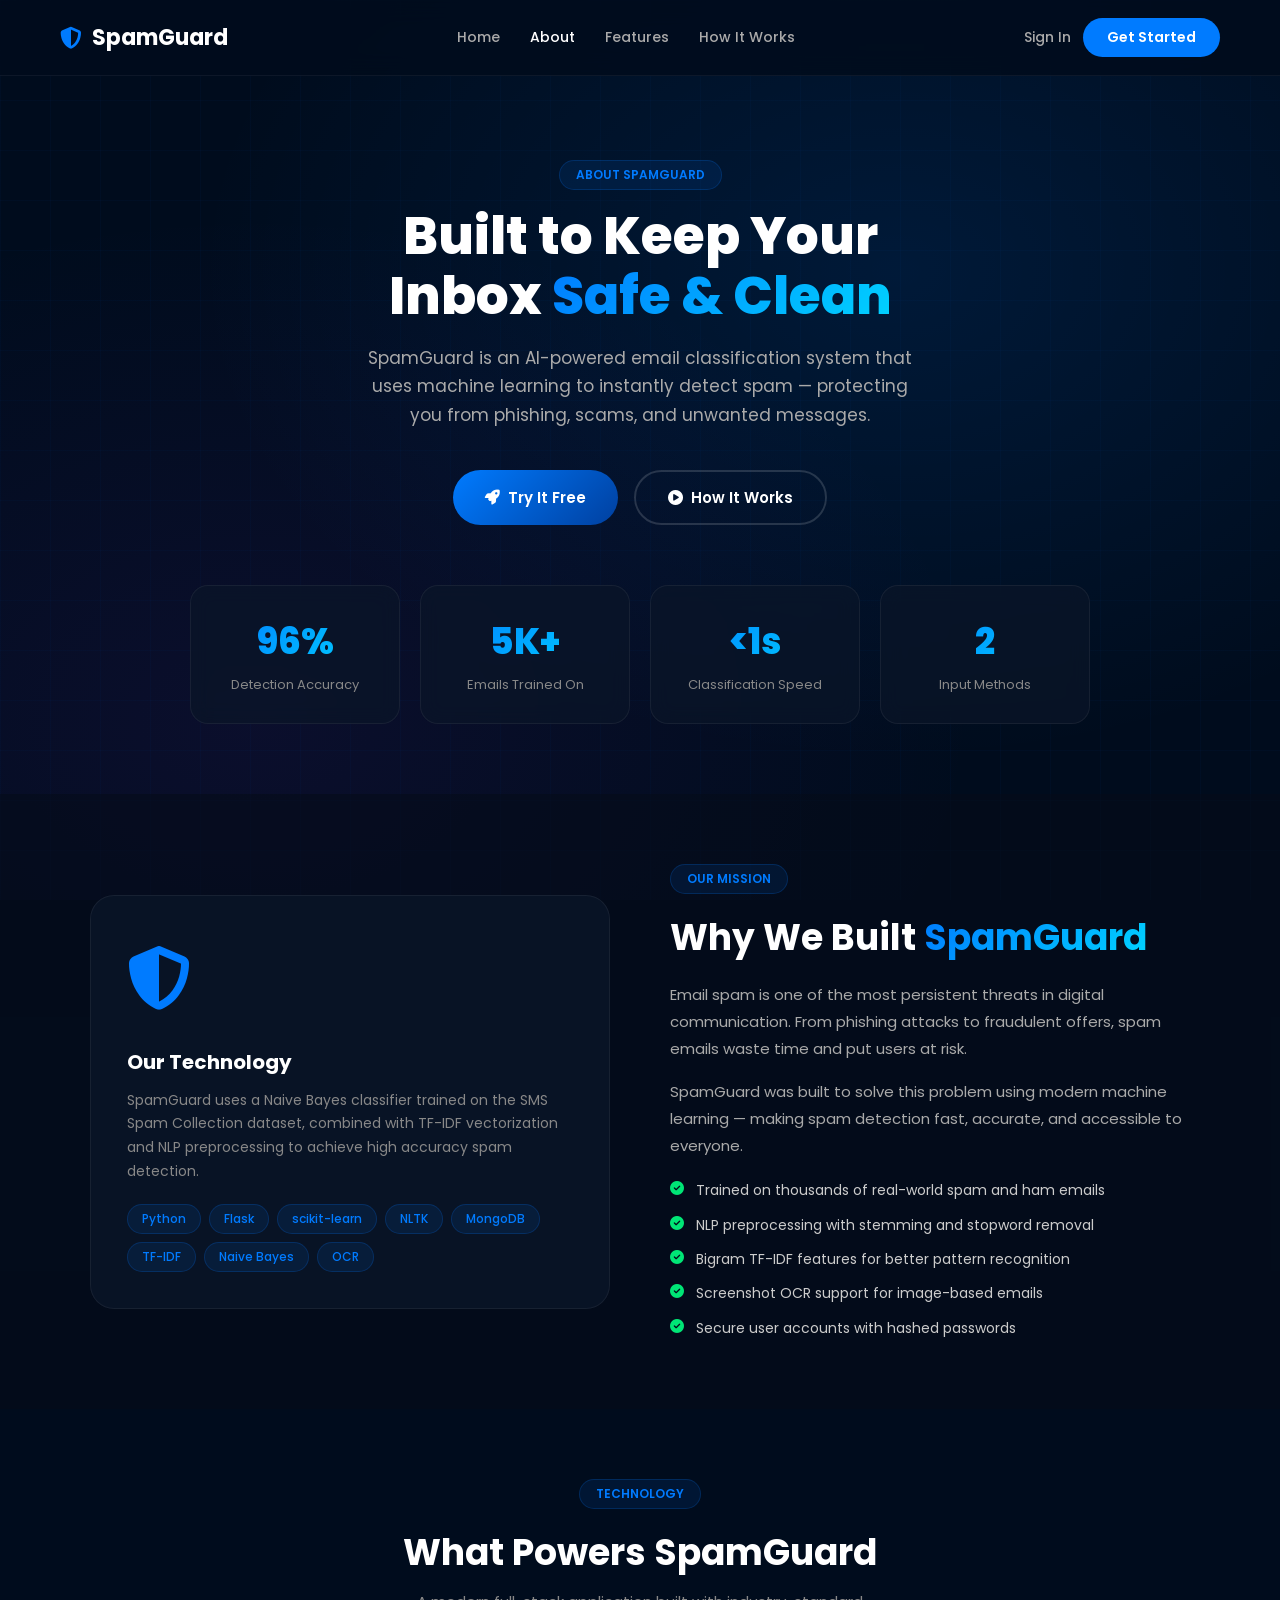
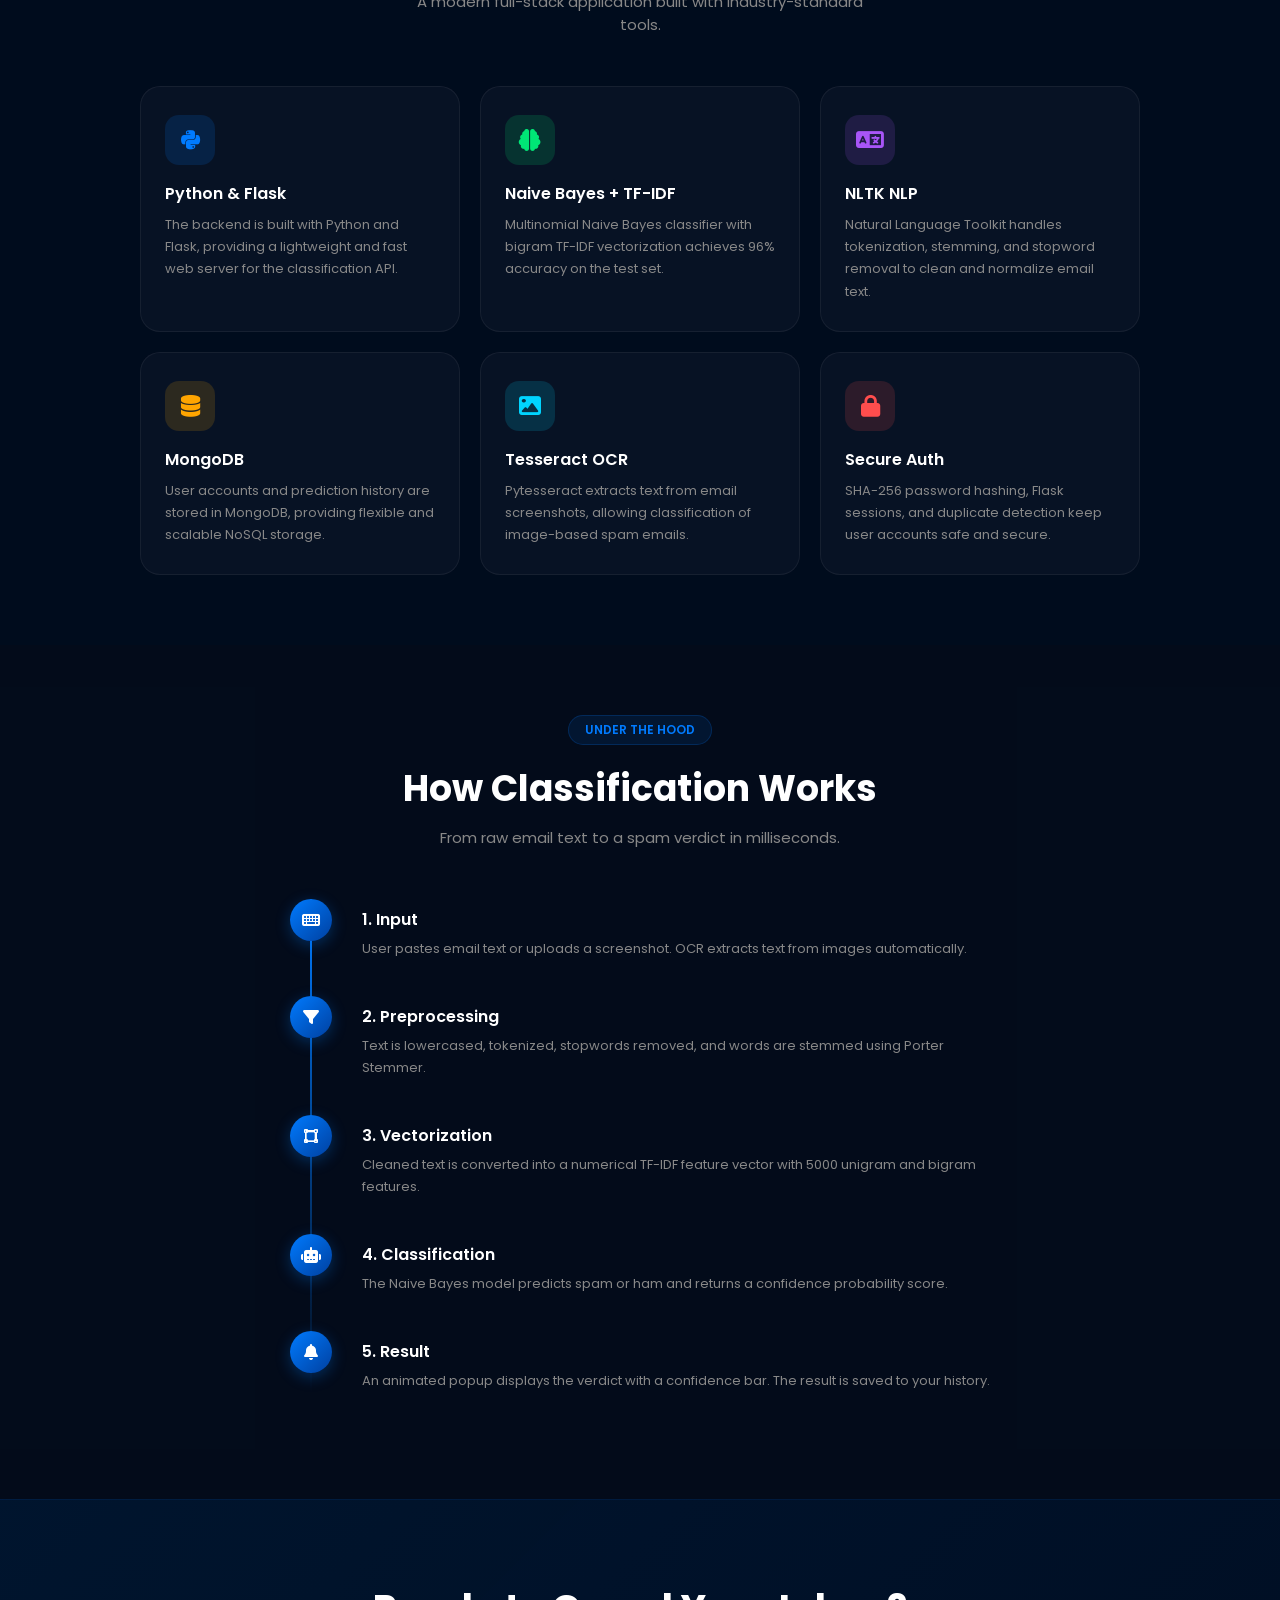
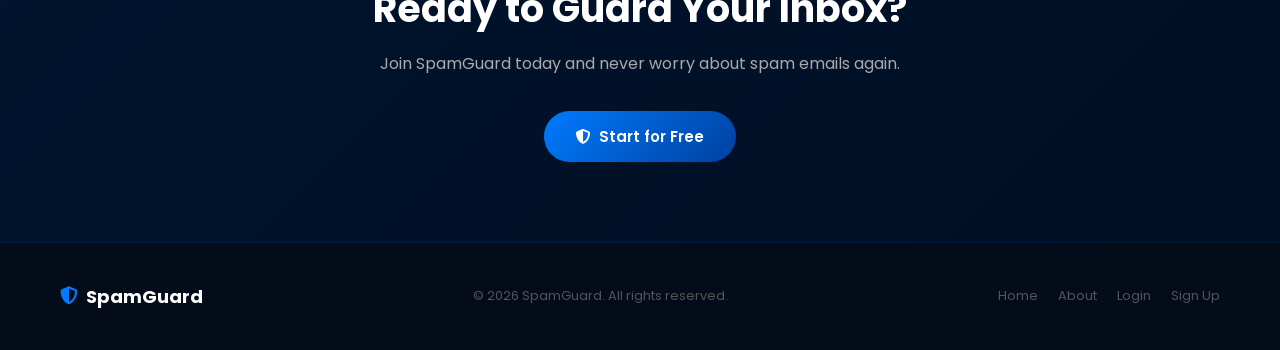
<file: Spam-Email-Classification-main/templates/about.html>
<!DOCTYPE html>
<html lang="en">
<head>
    <meta charset="utf-8">
    <meta name="viewport" content="width=device-width, initial-scale=1.0">
    <title>SpamGuard - About</title>
    <link rel="shortcut icon" href="{{ url_for('static', filename='images/favicon.png') }}">
    <link rel="stylesheet" href="https://cdnjs.cloudflare.com/ajax/libs/font-awesome/6.2.1/css/all.min.css">
    <link href="https://fonts.googleapis.com/css2?family=Poppins:wght@300;400;500;600;700;800&display=swap" rel="stylesheet">
    <style>
        * { margin: 0; padding: 0; box-sizing: border-box; }
        html { scroll-behavior: smooth; }
        body { font-family: 'Poppins', sans-serif; background: #000C1D; color: #fff; overflow-x: hidden; }
        a { text-decoration: none; }

        /* NAV — identical to home */
        nav {
            position: fixed; top: 0; left: 0; right: 0; z-index: 100;
            display: flex; align-items: center; justify-content: space-between;
            padding: 18px 60px;
            background: rgba(0,12,29,0.85); backdrop-filter: blur(12px);
            border-bottom: 1px solid rgba(255,255,255,0.05);
        }
        .nav-logo { font-size: 22px; font-weight: 700; color: #fff; display: flex; align-items: center; gap: 10px; }
        .nav-logo i { color: #007BFF; }
        .nav-links { display: flex; align-items: center; gap: 30px; }
        .nav-links a { color: #aaa; font-size: 14px; font-weight: 500; transition: color 0.2s; }
        .nav-links a:hover, .nav-links a.active { color: #fff; }
        .nav-btn {
            padding: 9px 24px; background: #007BFF; color: #fff !important;
            border-radius: 50px; font-size: 14px; font-weight: 600;
            transition: transform 0.2s, box-shadow 0.2s;
        }
        .nav-btn:hover { transform: translateY(-2px); box-shadow: 0 6px 20px rgba(0,123,255,0.4); }

        /* BACKGROUND — identical to home */
        .hero-bg {
            position: fixed; top: 0; left: 0; right: 0; bottom: 0; z-index: 0;
            background:
                radial-gradient(ellipse at 70% 30%, rgba(0,123,255,0.12) 0%, transparent 55%),
                radial-gradient(ellipse at 20% 80%, rgba(138,43,226,0.08) 0%, transparent 50%),
                #000C1D;
        }
        .hero-grid {
            position: fixed; top: 0; left: 0; right: 0; bottom: 0; z-index: 0;
            background-image:
                linear-gradient(rgba(0,123,255,0.03) 1px, transparent 1px),
                linear-gradient(90deg, rgba(0,123,255,0.03) 1px, transparent 1px);
            background-size: 50px 50px;
        }

        /* PAGE WRAPPER */
        .page { position: relative; z-index: 1; padding-top: 80px; }

        /* HERO BANNER */
        .about-hero {
            padding: 80px 60px 60px;
            text-align: center;
        }
        .section-tag {
            display: inline-block; background: rgba(0,123,255,0.1);
            color: #007BFF; padding: 5px 16px; border-radius: 50px;
            font-size: 12px; font-weight: 600; margin-bottom: 16px;
            border: 1px solid rgba(0,123,255,0.2);
        }
        .about-hero h1 { font-size: 52px; font-weight: 800; line-height: 1.15; margin-bottom: 18px; }
        .about-hero h1 span {
            background: linear-gradient(135deg, #007BFF, #00d4ff);
            -webkit-background-clip: text; -webkit-text-fill-color: transparent;
        }
        .about-hero p { color: #aaa; font-size: 17px; max-width: 560px; margin: 0 auto 40px; line-height: 1.7; }
        .hero-btns { display: flex; gap: 16px; justify-content: center; flex-wrap: wrap; }
        .btn-primary {
            padding: 14px 32px;
            background: linear-gradient(135deg, #007BFF, #0040a0);
            color: #fff; border-radius: 50px; font-size: 15px; font-weight: 600;
            transition: transform 0.2s, box-shadow 0.2s;
            display: inline-flex; align-items: center; gap: 8px;
        }
        .btn-primary:hover { transform: translateY(-3px); box-shadow: 0 10px 30px rgba(0,123,255,0.4); color: #fff; }
        .btn-outline {
            padding: 14px 32px; border: 2px solid rgba(255,255,255,0.15);
            color: #fff; border-radius: 50px; font-size: 15px; font-weight: 600;
            transition: border-color 0.2s, background 0.2s;
            display: inline-flex; align-items: center; gap: 8px;
        }
        .btn-outline:hover { border-color: #007BFF; background: rgba(0,123,255,0.1); color: #fff; }

        /* STATS */
        .stats-section { padding: 0 60px 70px; }
        .stats-grid { display: grid; grid-template-columns: repeat(4,1fr); gap: 20px; max-width: 900px; margin: 0 auto; }
        .stat-card {
            text-align: center; padding: 28px 20px;
            background: rgba(10,22,40,0.7); backdrop-filter: blur(10px);
            border-radius: 18px; border: 1px solid rgba(255,255,255,0.06);
            transition: transform 0.3s, border-color 0.3s;
        }
        .stat-card:hover { transform: translateY(-4px); border-color: rgba(0,123,255,0.3); }
        .stat-card .num {
            font-size: 36px; font-weight: 800;
            background: linear-gradient(135deg, #007BFF, #00d4ff);
            -webkit-background-clip: text; -webkit-text-fill-color: transparent;
        }
        .stat-card .lbl { color: #888; font-size: 13px; margin-top: 6px; }

        /* MISSION */
        .mission-section { padding: 70px 60px; background: rgba(5,13,26,0.6); }
        .two-col { display: grid; grid-template-columns: 1fr 1fr; gap: 60px; align-items: center; max-width: 1100px; margin: 0 auto; }
        .mission-visual {
            background: rgba(10,22,40,0.8); border: 1px solid rgba(255,255,255,0.06);
            border-radius: 24px; padding: 36px; backdrop-filter: blur(10px);
        }
        .mission-visual .icon-big { font-size: 64px; color: #007BFF; margin-bottom: 20px; }
        .mission-visual h3 { font-size: 20px; font-weight: 700; margin-bottom: 12px; }
        .mission-visual p { color: #888; font-size: 14px; line-height: 1.7; }
        .tech-tags { display: flex; flex-wrap: wrap; gap: 8px; margin-top: 20px; }
        .tech-tag {
            padding: 5px 14px; border-radius: 20px; font-size: 12px; font-weight: 500;
            background: rgba(0,123,255,0.1); color: #007BFF;
            border: 1px solid rgba(0,123,255,0.2);
        }
        .mission-text h2 { font-size: 36px; font-weight: 700; margin-bottom: 16px; }
        .mission-text h2 span {
            background: linear-gradient(135deg, #007BFF, #00d4ff);
            -webkit-background-clip: text; -webkit-text-fill-color: transparent;
        }
        .mission-text p { color: #aaa; font-size: 15px; line-height: 1.8; margin-bottom: 16px; }
        .check-list { list-style: none; margin-top: 20px; display: flex; flex-direction: column; gap: 12px; }
        .check-list li { display: flex; align-items: flex-start; gap: 12px; color: #ccc; font-size: 14px; line-height: 1.6; }
        .check-list li i { color: #00e676; margin-top: 2px; flex-shrink: 0; }

        /* TECH STACK */
        .tech-section { padding: 70px 60px; }
        .section-header { text-align: center; margin-bottom: 50px; }
        .section-header h2 { font-size: 36px; font-weight: 700; margin-bottom: 10px; }
        .section-header p { color: #888; font-size: 15px; max-width: 480px; margin: 0 auto; }
        .tech-grid { display: grid; grid-template-columns: repeat(3,1fr); gap: 20px; max-width: 1000px; margin: 0 auto; }
        .tech-card {
            background: rgba(10,22,40,0.7); backdrop-filter: blur(10px);
            border: 1px solid rgba(255,255,255,0.06); border-radius: 20px;
            padding: 28px 24px;
            transition: transform 0.3s, border-color 0.3s, box-shadow 0.3s;
        }
        .tech-card:hover { transform: translateY(-5px); border-color: rgba(0,123,255,0.3); box-shadow: 0 12px 40px rgba(0,123,255,0.1); }
        .tech-icon { width: 50px; height: 50px; border-radius: 14px; display: flex; align-items: center; justify-content: center; font-size: 22px; margin-bottom: 16px; }
        .ic-blue { background: rgba(0,123,255,0.15); color: #007BFF; }
        .ic-green { background: rgba(0,230,118,0.15); color: #00e676; }
        .ic-purple { background: rgba(168,85,247,0.15); color: #a855f7; }
        .ic-orange { background: rgba(255,165,0,0.15); color: #ffa500; }
        .ic-cyan { background: rgba(0,212,255,0.15); color: #00d4ff; }
        .ic-red { background: rgba(255,77,77,0.15); color: #ff4d4d; }
        .tech-card h3 { font-size: 16px; font-weight: 600; margin-bottom: 8px; }
        .tech-card p { color: #888; font-size: 13px; line-height: 1.7; }

        /* TEAM / TIMELINE */
        .timeline-section { padding: 70px 60px; background: rgba(5,13,26,0.6); }
        .timeline { max-width: 700px; margin: 0 auto; position: relative; }
        .timeline::before {
            content: ''; position: absolute; left: 20px; top: 0; bottom: 0;
            width: 2px; background: linear-gradient(180deg, #007BFF, transparent);
        }
        .timeline-item { display: flex; gap: 30px; margin-bottom: 36px; position: relative; }
        .timeline-dot {
            width: 42px; height: 42px; border-radius: 50%; flex-shrink: 0;
            background: linear-gradient(135deg, #007BFF, #0040a0);
            display: flex; align-items: center; justify-content: center;
            font-size: 16px; box-shadow: 0 4px 15px rgba(0,123,255,0.3);
            position: relative; z-index: 1;
        }
        .timeline-body { padding-top: 8px; }
        .timeline-body h4 { font-size: 16px; font-weight: 600; margin-bottom: 6px; }
        .timeline-body p { color: #888; font-size: 13px; line-height: 1.7; }

        /* CTA */
        .cta-section {
            padding: 80px 60px; text-align: center;
            background: linear-gradient(135deg, rgba(0,123,255,0.08) 0%, rgba(0,64,160,0.05) 100%);
            border-top: 1px solid rgba(0,123,255,0.1);
            border-bottom: 1px solid rgba(0,123,255,0.1);
        }
        .cta-section h2 { font-size: 38px; font-weight: 700; margin-bottom: 14px; }
        .cta-section p { color: #aaa; font-size: 16px; margin-bottom: 35px; }

        /* FOOTER */
        footer { padding: 40px 60px; background: rgba(5,13,26,0.8); display: flex; align-items: center; justify-content: space-between; flex-wrap: wrap; gap: 20px; }
        .footer-logo { font-size: 18px; font-weight: 700; display: flex; align-items: center; gap: 8px; }
        .footer-logo i { color: #007BFF; }
        footer p { color: #555; font-size: 13px; }
        .footer-links { display: flex; gap: 20px; }
        .footer-links a { color: #555; font-size: 13px; transition: color 0.2s; }
        .footer-links a:hover { color: #007BFF; }

        @media (max-width: 900px) {
            nav { padding: 16px 24px; }
            .about-hero { padding: 60px 24px 40px; }
            .about-hero h1 { font-size: 36px; }
            .stats-section, .mission-section, .tech-section, .timeline-section, .cta-section { padding: 50px 24px; }
            .two-col { grid-template-columns: 1fr; gap: 30px; }
            .tech-grid { grid-template-columns: 1fr 1fr; }
            .stats-grid { grid-template-columns: repeat(2,1fr); }
            footer { padding: 30px 24px; }
        }
        @media (max-width: 550px) {
            .tech-grid { grid-template-columns: 1fr; }
            .nav-links { display: none; }
        }
    </style>
</head>
<body>

    <!-- BACKGROUND -->
    <div class="hero-bg"></div>
    <div class="hero-grid"></div>

    <!-- NAV -->
    <nav>
        <div class="nav-logo"><i class="fas fa-shield-halved"></i> SpamGuard</div>
        <div class="nav-links">
            <a href="/">Home</a>
            <a href="/about" class="active">About</a>
            <a href="/#features">Features</a>
            <a href="/#how">How It Works</a>
        </div>
        <div style="display:flex;gap:12px;align-items:center;">
            <a href="/signin" style="color:#aaa;font-size:14px;font-weight:500;">Sign In</a>
            <a href="/signup" class="nav-btn">Get Started</a>
        </div>
    </nav>

    <div class="page">

        <!-- HERO BANNER -->
        <section class="about-hero">
            <div class="section-tag">ABOUT SPAMGUARD</div>
            <h1>Built to Keep Your<br>Inbox <span>Safe & Clean</span></h1>
            <p>SpamGuard is an AI-powered email classification system that uses machine learning to instantly detect spam — protecting you from phishing, scams, and unwanted messages.</p>
            <div class="hero-btns">
                <a href="/signup" class="btn-primary"><i class="fas fa-rocket"></i> Try It Free</a>
                <a href="/#how" class="btn-outline"><i class="fas fa-play-circle"></i> How It Works</a>
            </div>
        </section>

        <!-- STATS -->
        <section class="stats-section">
            <div class="stats-grid">
                <div class="stat-card"><div class="num">96%</div><div class="lbl">Detection Accuracy</div></div>
                <div class="stat-card"><div class="num">5K+</div><div class="lbl">Emails Trained On</div></div>
                <div class="stat-card"><div class="num">&lt;1s</div><div class="lbl">Classification Speed</div></div>
                <div class="stat-card"><div class="num">2</div><div class="lbl">Input Methods</div></div>
            </div>
        </section>

        <!-- MISSION -->
        <section class="mission-section">
            <div class="two-col">
                <div class="mission-visual">
                    <div class="icon-big"><i class="fas fa-shield-halved"></i></div>
                    <h3>Our Technology</h3>
                    <p>SpamGuard uses a Naive Bayes classifier trained on the SMS Spam Collection dataset, combined with TF-IDF vectorization and NLP preprocessing to achieve high accuracy spam detection.</p>
                    <div class="tech-tags">
                        <span class="tech-tag">Python</span>
                        <span class="tech-tag">Flask</span>
                        <span class="tech-tag">scikit-learn</span>
                        <span class="tech-tag">NLTK</span>
                        <span class="tech-tag">MongoDB</span>
                        <span class="tech-tag">TF-IDF</span>
                        <span class="tech-tag">Naive Bayes</span>
                        <span class="tech-tag">OCR</span>
                    </div>
                </div>
                <div class="mission-text">
                    <div class="section-tag" style="margin-bottom:16px;">OUR MISSION</div>
                    <h2>Why We Built <span>SpamGuard</span></h2>
                    <p>Email spam is one of the most persistent threats in digital communication. From phishing attacks to fraudulent offers, spam emails waste time and put users at risk.</p>
                    <p>SpamGuard was built to solve this problem using modern machine learning — making spam detection fast, accurate, and accessible to everyone.</p>
                    <ul class="check-list">
                        <li><i class="fas fa-check-circle"></i> Trained on thousands of real-world spam and ham emails</li>
                        <li><i class="fas fa-check-circle"></i> NLP preprocessing with stemming and stopword removal</li>
                        <li><i class="fas fa-check-circle"></i> Bigram TF-IDF features for better pattern recognition</li>
                        <li><i class="fas fa-check-circle"></i> Screenshot OCR support for image-based emails</li>
                        <li><i class="fas fa-check-circle"></i> Secure user accounts with hashed passwords</li>
                    </ul>
                </div>
            </div>
        </section>

        <!-- TECH STACK -->
        <section class="tech-section">
            <div class="section-header">
                <div class="section-tag">TECHNOLOGY</div>
                <h2>What Powers SpamGuard</h2>
                <p>A modern full-stack application built with industry-standard tools.</p>
            </div>
            <div class="tech-grid">
                <div class="tech-card">
                    <div class="tech-icon ic-blue"><i class="fab fa-python"></i></div>
                    <h3>Python & Flask</h3>
                    <p>The backend is built with Python and Flask, providing a lightweight and fast web server for the classification API.</p>
                </div>
                <div class="tech-card">
                    <div class="tech-icon ic-green"><i class="fas fa-brain"></i></div>
                    <h3>Naive Bayes + TF-IDF</h3>
                    <p>Multinomial Naive Bayes classifier with bigram TF-IDF vectorization achieves 96% accuracy on the test set.</p>
                </div>
                <div class="tech-card">
                    <div class="tech-icon ic-purple"><i class="fas fa-language"></i></div>
                    <h3>NLTK NLP</h3>
                    <p>Natural Language Toolkit handles tokenization, stemming, and stopword removal to clean and normalize email text.</p>
                </div>
                <div class="tech-card">
                    <div class="tech-icon ic-orange"><i class="fas fa-database"></i></div>
                    <h3>MongoDB</h3>
                    <p>User accounts and prediction history are stored in MongoDB, providing flexible and scalable NoSQL storage.</p>
                </div>
                <div class="tech-card">
                    <div class="tech-icon ic-cyan"><i class="fas fa-image"></i></div>
                    <h3>Tesseract OCR</h3>
                    <p>Pytesseract extracts text from email screenshots, allowing classification of image-based spam emails.</p>
                </div>
                <div class="tech-card">
                    <div class="tech-icon ic-red"><i class="fas fa-lock"></i></div>
                    <h3>Secure Auth</h3>
                    <p>SHA-256 password hashing, Flask sessions, and duplicate detection keep user accounts safe and secure.</p>
                </div>
            </div>
        </section>

        <!-- HOW IT WORKS TIMELINE -->
        <section class="timeline-section">
            <div class="section-header">
                <div class="section-tag">UNDER THE HOOD</div>
                <h2>How Classification Works</h2>
                <p>From raw email text to a spam verdict in milliseconds.</p>
            </div>
            <div class="timeline">
                <div class="timeline-item">
                    <div class="timeline-dot"><i class="fas fa-keyboard"></i></div>
                    <div class="timeline-body">
                        <h4>1. Input</h4>
                        <p>User pastes email text or uploads a screenshot. OCR extracts text from images automatically.</p>
                    </div>
                </div>
                <div class="timeline-item">
                    <div class="timeline-dot"><i class="fas fa-filter"></i></div>
                    <div class="timeline-body">
                        <h4>2. Preprocessing</h4>
                        <p>Text is lowercased, tokenized, stopwords removed, and words are stemmed using Porter Stemmer.</p>
                    </div>
                </div>
                <div class="timeline-item">
                    <div class="timeline-dot"><i class="fas fa-vector-square"></i></div>
                    <div class="timeline-body">
                        <h4>3. Vectorization</h4>
                        <p>Cleaned text is converted into a numerical TF-IDF feature vector with 5000 unigram and bigram features.</p>
                    </div>
                </div>
                <div class="timeline-item">
                    <div class="timeline-dot"><i class="fas fa-robot"></i></div>
                    <div class="timeline-body">
                        <h4>4. Classification</h4>
                        <p>The Naive Bayes model predicts spam or ham and returns a confidence probability score.</p>
                    </div>
                </div>
                <div class="timeline-item">
                    <div class="timeline-dot"><i class="fas fa-bell"></i></div>
                    <div class="timeline-body">
                        <h4>5. Result</h4>
                        <p>An animated popup displays the verdict with a confidence bar. The result is saved to your history.</p>
                    </div>
                </div>
            </div>
        </section>

        <!-- CTA -->
        <section class="cta-section">
            <h2>Ready to Guard Your Inbox?</h2>
            <p>Join SpamGuard today and never worry about spam emails again.</p>
            <a href="/signup" class="btn-primary"><i class="fas fa-shield-halved"></i> Start for Free</a>
        </section>

        <!-- FOOTER -->
        <footer>
            <div class="footer-logo"><i class="fas fa-shield-halved"></i> SpamGuard</div>
            <p>&copy; <span id="yr"></span> SpamGuard. All rights reserved.</p>
            <div class="footer-links">
                <a href="/">Home</a>
                <a href="/about">About</a>
                <a href="/signin">Login</a>
                <a href="/signup">Sign Up</a>
            </div>
        </footer>

    </div>

    <script>document.getElementById('yr').textContent = new Date().getFullYear();</script>
</body>
</html>
</file>
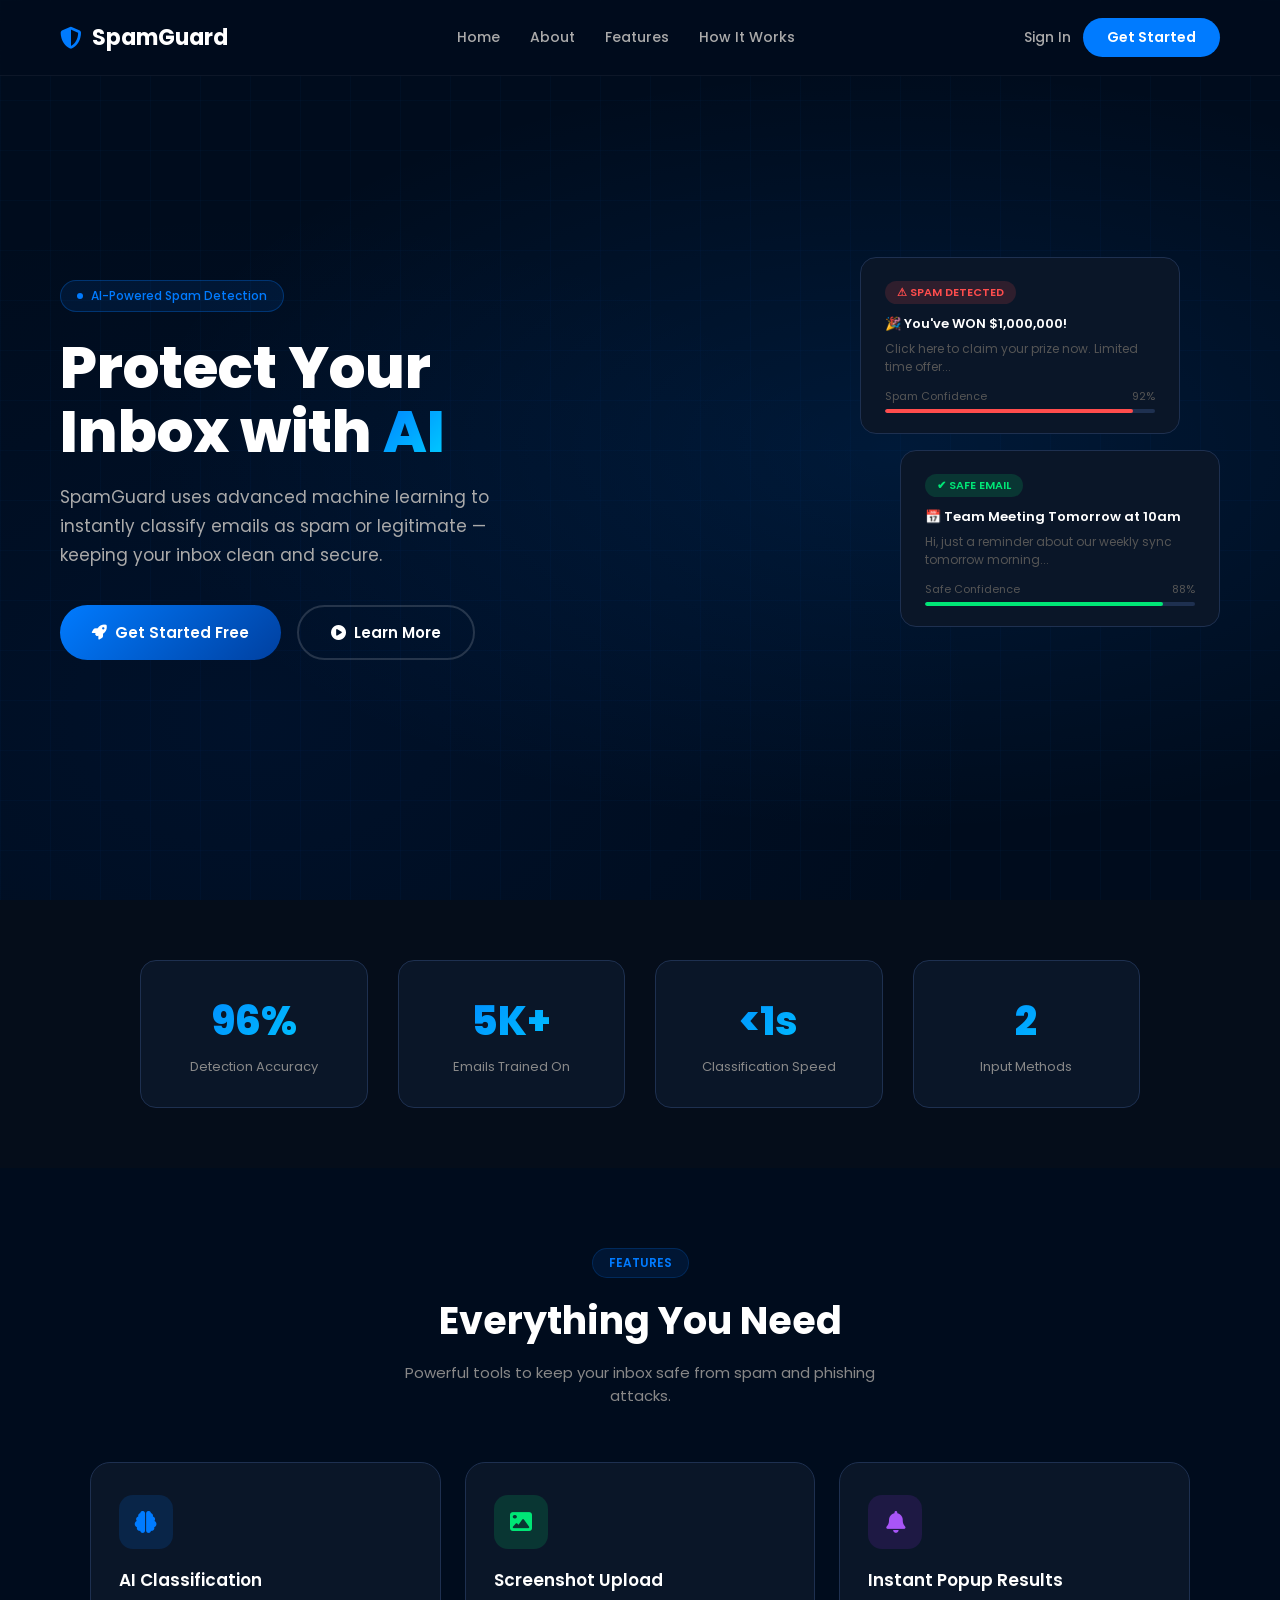
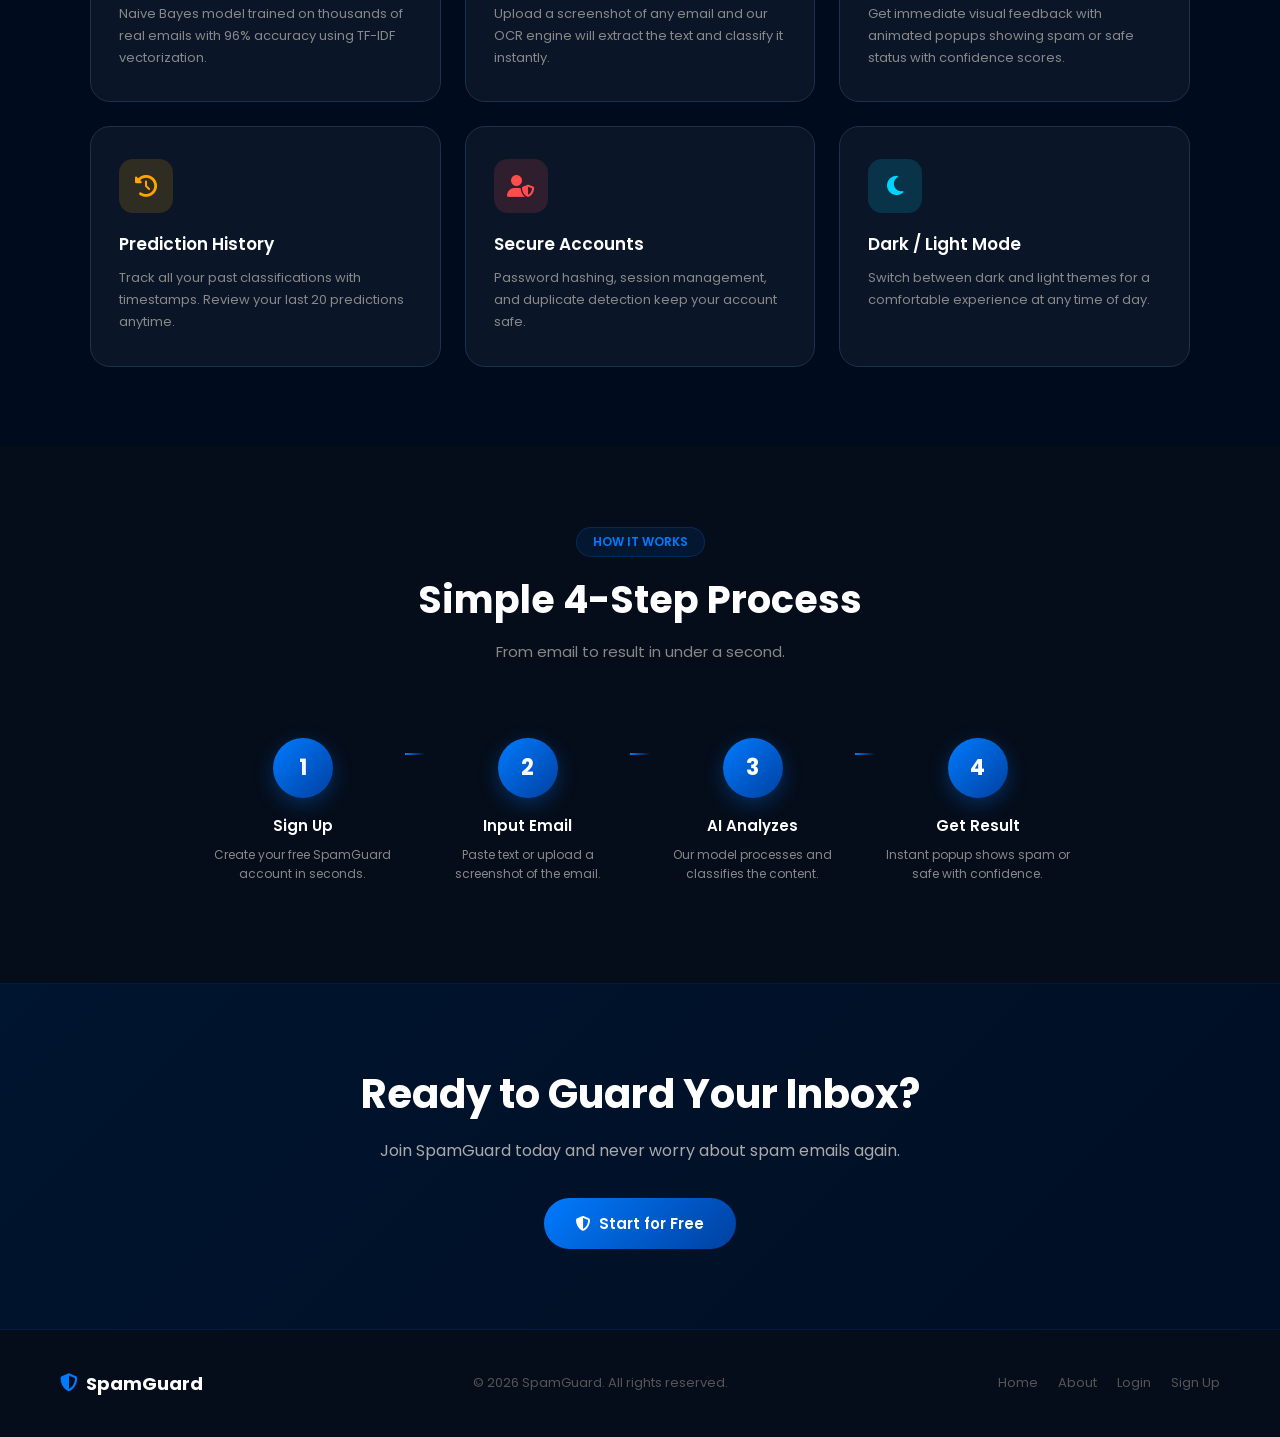
<file: Spam-Email-Classification-main/templates/home.html>
<!DOCTYPE html>
<html lang="en">
<head>
    <meta charset="utf-8">
    <meta name="viewport" content="width=device-width, initial-scale=1.0">
    <title>SpamGuard - AI Spam Detection</title>
    <link rel="shortcut icon" href="{{ url_for('static', filename='images/favicon.png') }}">
    <link rel="stylesheet" href="https://cdnjs.cloudflare.com/ajax/libs/font-awesome/6.2.1/css/all.min.css">
    <link href="https://fonts.googleapis.com/css2?family=Poppins:wght@300;400;500;600;700;800&display=swap" rel="stylesheet">
    <style>
        * { margin: 0; padding: 0; box-sizing: border-box; }
        html { scroll-behavior: smooth; }
        body { font-family: 'Poppins', sans-serif; background: #000C1D; color: #fff; overflow-x: hidden; }
        a { text-decoration: none; }

        /* NAV */
        nav {
            position: fixed; top: 0; left: 0; right: 0; z-index: 100;
            display: flex; align-items: center; justify-content: space-between;
            padding: 18px 60px;
            background: rgba(0,12,29,0.85); backdrop-filter: blur(12px);
            border-bottom: 1px solid rgba(255,255,255,0.05);
            transition: padding 0.3s;
        }
        .nav-logo { font-size: 22px; font-weight: 700; color: #fff; display: flex; align-items: center; gap: 10px; }
        .nav-logo i { color: #007BFF; }
        .nav-links { display: flex; align-items: center; gap: 30px; }
        .nav-links a { color: #aaa; font-size: 14px; font-weight: 500; transition: color 0.2s; }
        .nav-links a:hover { color: #fff; }
        .nav-btn {
            padding: 9px 24px; background: #007BFF; color: #fff;
            border-radius: 50px; font-size: 14px; font-weight: 600;
            transition: transform 0.2s, box-shadow 0.2s;
        }
        .nav-btn:hover { transform: translateY(-2px); box-shadow: 0 6px 20px rgba(0,123,255,0.4); color: #fff; }

        /* HERO */
        .hero {
            min-height: 100vh; display: flex; align-items: center;
            padding: 120px 60px 80px;
            position: relative; overflow: hidden;
        }
        .hero-bg {
            position: absolute; top: 0; left: 0; right: 0; bottom: 0; z-index: 0;
            background: radial-gradient(ellipse at 70% 50%, rgba(0,123,255,0.12) 0%, transparent 60%),
                        radial-gradient(ellipse at 20% 80%, rgba(0,64,160,0.1) 0%, transparent 50%);
        }
        .hero-grid {
            position: absolute; top: 0; left: 0; right: 0; bottom: 0;
            background-image: linear-gradient(rgba(0,123,255,0.03) 1px, transparent 1px),
                              linear-gradient(90deg, rgba(0,123,255,0.03) 1px, transparent 1px);
            background-size: 50px 50px;
        }
        .hero-content { position: relative; z-index: 1; max-width: 600px; }
        .hero-badge {
            display: inline-flex; align-items: center; gap: 8px;
            background: rgba(0,123,255,0.1); border: 1px solid rgba(0,123,255,0.3);
            padding: 6px 16px; border-radius: 50px; font-size: 12px; color: #007BFF;
            margin-bottom: 24px; font-weight: 500;
        }
        .hero-badge span { width: 6px; height: 6px; background: #007BFF; border-radius: 50%; animation: pulse 1.5s infinite; }
        @keyframes pulse { 0%,100%{opacity:1;transform:scale(1)} 50%{opacity:0.5;transform:scale(1.3)} }
        .hero h1 { font-size: 58px; font-weight: 800; line-height: 1.1; margin-bottom: 20px; }
        .hero h1 .highlight { background: linear-gradient(135deg, #007BFF, #00d4ff); -webkit-background-clip: text; -webkit-text-fill-color: transparent; }
        .hero p { color: #aaa; font-size: 17px; line-height: 1.7; margin-bottom: 35px; max-width: 480px; }
        .hero-btns { display: flex; gap: 16px; flex-wrap: wrap; }
        .btn-primary-hero {
            padding: 14px 32px; background: linear-gradient(135deg, #007BFF, #0040a0);
            color: #fff; border-radius: 50px; font-size: 15px; font-weight: 600;
            transition: transform 0.2s, box-shadow 0.2s; display: inline-flex; align-items: center; gap: 8px;
        }
        .btn-primary-hero:hover { transform: translateY(-3px); box-shadow: 0 10px 30px rgba(0,123,255,0.4); color: #fff; }
        .btn-outline-hero {
            padding: 14px 32px; border: 2px solid rgba(255,255,255,0.15);
            color: #fff; border-radius: 50px; font-size: 15px; font-weight: 600;
            transition: border-color 0.2s, background 0.2s; display: inline-flex; align-items: center; gap: 8px;
        }
        .btn-outline-hero:hover { border-color: #007BFF; background: rgba(0,123,255,0.1); color: #fff; }
        .hero-visual {
            position: absolute; right: 60px; top: 50%; transform: translateY(-50%);
            z-index: 1;
        }
        .email-card {
            background: #0a1628; border: 1px solid #1e3050; border-radius: 16px;
            padding: 20px 24px; width: 320px; margin-bottom: 16px;
            animation: floatCard 4s ease-in-out infinite;
        }
        .email-card:nth-child(2) { animation-delay: -2s; margin-left: 40px; }
        @keyframes floatCard { 0%,100%{transform:translateY(0)} 50%{transform:translateY(-10px)} }
        .email-card .tag {
            display: inline-block; padding: 3px 12px; border-radius: 20px; font-size: 11px; font-weight: 600; margin-bottom: 10px;
        }
        .tag-spam { background: rgba(255,77,77,0.15); color: #ff4d4d; }
        .tag-safe { background: rgba(0,230,118,0.15); color: #00e676; }
        .email-card .subject { color: #fff; font-size: 13px; font-weight: 600; margin-bottom: 6px; }
        .email-card .preview { color: #555; font-size: 12px; line-height: 1.5; }
        .email-card .confidence { margin-top: 12px; }
        .email-card .conf-bar { height: 4px; background: #1e3050; border-radius: 4px; overflow: hidden; margin-top: 4px; }
        .email-card .conf-fill { height: 100%; border-radius: 4px; }
        .spam-fill { background: #ff4d4d; width: 92%; }
        .safe-fill { background: #00e676; width: 88%; }
        .conf-label { font-size: 11px; color: #555; display: flex; justify-content: space-between; }

        /* STATS */
        .stats-section { padding: 60px; background: #050d1a; }
        .stats-grid { display: grid; grid-template-columns: repeat(4, 1fr); gap: 30px; max-width: 1000px; margin: 0 auto; }
        .stat-card { text-align: center; padding: 30px 20px; background: #0a1628; border-radius: 16px; border: 1px solid #1e3050; }
        .stat-card .num { font-size: 40px; font-weight: 800; background: linear-gradient(135deg, #007BFF, #00d4ff); -webkit-background-clip: text; -webkit-text-fill-color: transparent; }
        .stat-card .lbl { color: #888; font-size: 13px; margin-top: 6px; }

        /* FEATURES */
        .features-section { padding: 80px 60px; }
        .section-header { text-align: center; margin-bottom: 55px; }
        .section-header .tag { display: inline-block; background: rgba(0,123,255,0.1); color: #007BFF; padding: 5px 16px; border-radius: 50px; font-size: 12px; font-weight: 600; margin-bottom: 14px; border: 1px solid rgba(0,123,255,0.2); }
        .section-header h2 { font-size: 38px; font-weight: 700; margin-bottom: 12px; }
        .section-header p { color: #888; font-size: 15px; max-width: 500px; margin: 0 auto; }
        .features-grid { display: grid; grid-template-columns: repeat(3, 1fr); gap: 24px; max-width: 1100px; margin: 0 auto; }
        .feature-card {
            background: #0a1628; border: 1px solid #1e3050; border-radius: 20px;
            padding: 32px 28px; transition: transform 0.3s, border-color 0.3s, box-shadow 0.3s;
        }
        .feature-card:hover { transform: translateY(-6px); border-color: #007BFF; box-shadow: 0 12px 40px rgba(0,123,255,0.15); }
        .feature-icon { width: 54px; height: 54px; border-radius: 14px; display: flex; align-items: center; justify-content: center; font-size: 22px; margin-bottom: 18px; }
        .icon-blue { background: rgba(0,123,255,0.15); color: #007BFF; }
        .icon-green { background: rgba(0,230,118,0.15); color: #00e676; }
        .icon-purple { background: rgba(138,43,226,0.15); color: #a855f7; }
        .icon-orange { background: rgba(255,165,0,0.15); color: #ffa500; }
        .icon-red { background: rgba(255,77,77,0.15); color: #ff4d4d; }
        .icon-cyan { background: rgba(0,212,255,0.15); color: #00d4ff; }
        .feature-card h3 { font-size: 17px; font-weight: 600; margin-bottom: 10px; }
        .feature-card p { color: #888; font-size: 13px; line-height: 1.7; }

        /* HOW IT WORKS */
        .how-section { padding: 80px 60px; background: #050d1a; }
        .steps { display: flex; align-items: flex-start; justify-content: center; gap: 0; max-width: 900px; margin: 0 auto; flex-wrap: wrap; }
        .step { flex: 1; min-width: 180px; text-align: center; padding: 20px; position: relative; }
        .step:not(:last-child)::after {
            content: ''; position: absolute; top: 35px; right: -10px;
            width: 20px; height: 2px; background: linear-gradient(90deg, #007BFF, transparent);
        }
        .step-num {
            width: 60px; height: 60px; border-radius: 50%;
            background: linear-gradient(135deg, #007BFF, #0040a0);
            display: flex; align-items: center; justify-content: center;
            font-size: 22px; font-weight: 700; margin: 0 auto 16px;
            box-shadow: 0 6px 20px rgba(0,123,255,0.3);
        }
        .step h4 { font-size: 15px; font-weight: 600; margin-bottom: 8px; }
        .step p { color: #888; font-size: 12px; line-height: 1.6; }

        /* CTA */
        .cta-section {
            padding: 80px 60px; text-align: center;
            background: linear-gradient(135deg, rgba(0,123,255,0.08) 0%, rgba(0,64,160,0.05) 100%);
            border-top: 1px solid rgba(0,123,255,0.1);
            border-bottom: 1px solid rgba(0,123,255,0.1);
        }
        .cta-section h2 { font-size: 40px; font-weight: 700; margin-bottom: 14px; }
        .cta-section p { color: #aaa; font-size: 16px; margin-bottom: 35px; }

        /* FOOTER */
        footer { padding: 40px 60px; background: #050d1a; display: flex; align-items: center; justify-content: space-between; flex-wrap: wrap; gap: 20px; }
        .footer-logo { font-size: 18px; font-weight: 700; display: flex; align-items: center; gap: 8px; }
        .footer-logo i { color: #007BFF; }
        footer p { color: #555; font-size: 13px; }
        .footer-links { display: flex; gap: 20px; }
        .footer-links a { color: #555; font-size: 13px; transition: color 0.2s; }
        .footer-links a:hover { color: #007BFF; }

        @media (max-width: 900px) {
            nav { padding: 16px 24px; }
            .hero { padding: 100px 24px 60px; }
            .hero h1 { font-size: 38px; }
            .hero-visual { display: none; }
            .stats-grid { grid-template-columns: repeat(2,1fr); }
            .features-grid { grid-template-columns: 1fr 1fr; }
            .features-section, .how-section, .cta-section { padding: 60px 24px; }
            footer { padding: 30px 24px; }
        }
        @media (max-width: 550px) {
            .features-grid { grid-template-columns: 1fr; }
            .stats-grid { grid-template-columns: repeat(2,1fr); }
            .nav-links { display: none; }
        }
    </style>
</head>
<body>

    <!-- NAV -->
    <nav>
        <div class="nav-logo"><i class="fas fa-shield-halved"></i> SpamGuard</div>
        <div class="nav-links">
            <a href="/">Home</a>
            <a href="/about">About</a>
            <a href="#features">Features</a>
            <a href="#how">How It Works</a>
        </div>
        <div style="display:flex;gap:12px;align-items:center;">
            <a href="/signin" style="color:#aaa;font-size:14px;font-weight:500;">Sign In</a>
            <a href="/signup" class="nav-btn">Get Started</a>
        </div>
    </nav>

    <!-- HERO -->
    <section class="hero">
        <div class="hero-bg"></div>
        <div class="hero-grid"></div>
        <div class="hero-content">
            <div class="hero-badge"><span></span> AI-Powered Spam Detection</div>
            <h1>Protect Your<br>Inbox with <span class="highlight">AI</span></h1>
            <p>SpamGuard uses advanced machine learning to instantly classify emails as spam or legitimate — keeping your inbox clean and secure.</p>
            <div class="hero-btns">
                <a href="/signup" class="btn-primary-hero"><i class="fas fa-rocket"></i> Get Started Free</a>
                <a href="/about" class="btn-outline-hero"><i class="fas fa-play-circle"></i> Learn More</a>
            </div>
        </div>
        <div class="hero-visual">
            <div class="email-card">
                <span class="tag tag-spam">⚠ SPAM DETECTED</span>
                <div class="subject">🎉 You've WON $1,000,000!</div>
                <div class="preview">Click here to claim your prize now. Limited time offer...</div>
                <div class="confidence">
                    <div class="conf-label"><span>Spam Confidence</span><span>92%</span></div>
                    <div class="conf-bar"><div class="conf-fill spam-fill"></div></div>
                </div>
            </div>
            <div class="email-card">
                <span class="tag tag-safe">✔ SAFE EMAIL</span>
                <div class="subject">📅 Team Meeting Tomorrow at 10am</div>
                <div class="preview">Hi, just a reminder about our weekly sync tomorrow morning...</div>
                <div class="confidence">
                    <div class="conf-label"><span>Safe Confidence</span><span>88%</span></div>
                    <div class="conf-bar"><div class="conf-fill safe-fill"></div></div>
                </div>
            </div>
        </div>
    </section>

    <!-- STATS -->
    <section class="stats-section">
        <div class="stats-grid">
            <div class="stat-card"><div class="num">96%</div><div class="lbl">Detection Accuracy</div></div>
            <div class="stat-card"><div class="num">5K+</div><div class="lbl">Emails Trained On</div></div>
            <div class="stat-card"><div class="num">&lt;1s</div><div class="lbl">Classification Speed</div></div>
            <div class="stat-card"><div class="num">2</div><div class="lbl">Input Methods</div></div>
        </div>
    </section>

    <!-- FEATURES -->
    <section class="features-section" id="features">
        <div class="section-header">
            <div class="tag">FEATURES</div>
            <h2>Everything You Need</h2>
            <p>Powerful tools to keep your inbox safe from spam and phishing attacks.</p>
        </div>
        <div class="features-grid">
            <div class="feature-card">
                <div class="feature-icon icon-blue"><i class="fas fa-brain"></i></div>
                <h3>AI Classification</h3>
                <p>Naive Bayes model trained on thousands of real emails with 96% accuracy using TF-IDF vectorization.</p>
            </div>
            <div class="feature-card">
                <div class="feature-icon icon-green"><i class="fas fa-image"></i></div>
                <h3>Screenshot Upload</h3>
                <p>Upload a screenshot of any email and our OCR engine will extract the text and classify it instantly.</p>
            </div>
            <div class="feature-card">
                <div class="feature-icon icon-purple"><i class="fas fa-bell"></i></div>
                <h3>Instant Popup Results</h3>
                <p>Get immediate visual feedback with animated popups showing spam or safe status with confidence scores.</p>
            </div>
            <div class="feature-card">
                <div class="feature-icon icon-orange"><i class="fas fa-history"></i></div>
                <h3>Prediction History</h3>
                <p>Track all your past classifications with timestamps. Review your last 20 predictions anytime.</p>
            </div>
            <div class="feature-card">
                <div class="feature-icon icon-red"><i class="fas fa-user-shield"></i></div>
                <h3>Secure Accounts</h3>
                <p>Password hashing, session management, and duplicate detection keep your account safe.</p>
            </div>
            <div class="feature-card">
                <div class="feature-icon icon-cyan"><i class="fas fa-moon"></i></div>
                <h3>Dark / Light Mode</h3>
                <p>Switch between dark and light themes for a comfortable experience at any time of day.</p>
            </div>
        </div>
    </section>

    <!-- HOW IT WORKS -->
    <section class="how-section" id="how">
        <div class="section-header">
            <div class="tag">HOW IT WORKS</div>
            <h2>Simple 4-Step Process</h2>
            <p>From email to result in under a second.</p>
        </div>
        <div class="steps">
            <div class="step">
                <div class="step-num">1</div>
                <h4>Sign Up</h4>
                <p>Create your free SpamGuard account in seconds.</p>
            </div>
            <div class="step">
                <div class="step-num">2</div>
                <h4>Input Email</h4>
                <p>Paste text or upload a screenshot of the email.</p>
            </div>
            <div class="step">
                <div class="step-num">3</div>
                <h4>AI Analyzes</h4>
                <p>Our model processes and classifies the content.</p>
            </div>
            <div class="step">
                <div class="step-num">4</div>
                <h4>Get Result</h4>
                <p>Instant popup shows spam or safe with confidence.</p>
            </div>
        </div>
    </section>

    <!-- CTA -->
    <section class="cta-section">
        <h2>Ready to Guard Your Inbox?</h2>
        <p>Join SpamGuard today and never worry about spam emails again.</p>
        <a href="/signup" class="btn-primary-hero" style="display:inline-flex;"><i class="fas fa-shield-halved"></i> Start for Free</a>
    </section>

    <!-- FOOTER -->
    <footer>
        <div class="footer-logo"><i class="fas fa-shield-halved"></i> SpamGuard</div>
        <p>&copy; <span id="yr"></span> SpamGuard. All rights reserved.</p>
        <div class="footer-links">
            <a href="/">Home</a>
            <a href="/about">About</a>
            <a href="/signin">Login</a>
            <a href="/signup">Sign Up</a>
        </div>
    </footer>
    <script>document.getElementById('yr').textContent = new Date().getFullYear();</script>
</body>
</html>
</file>
